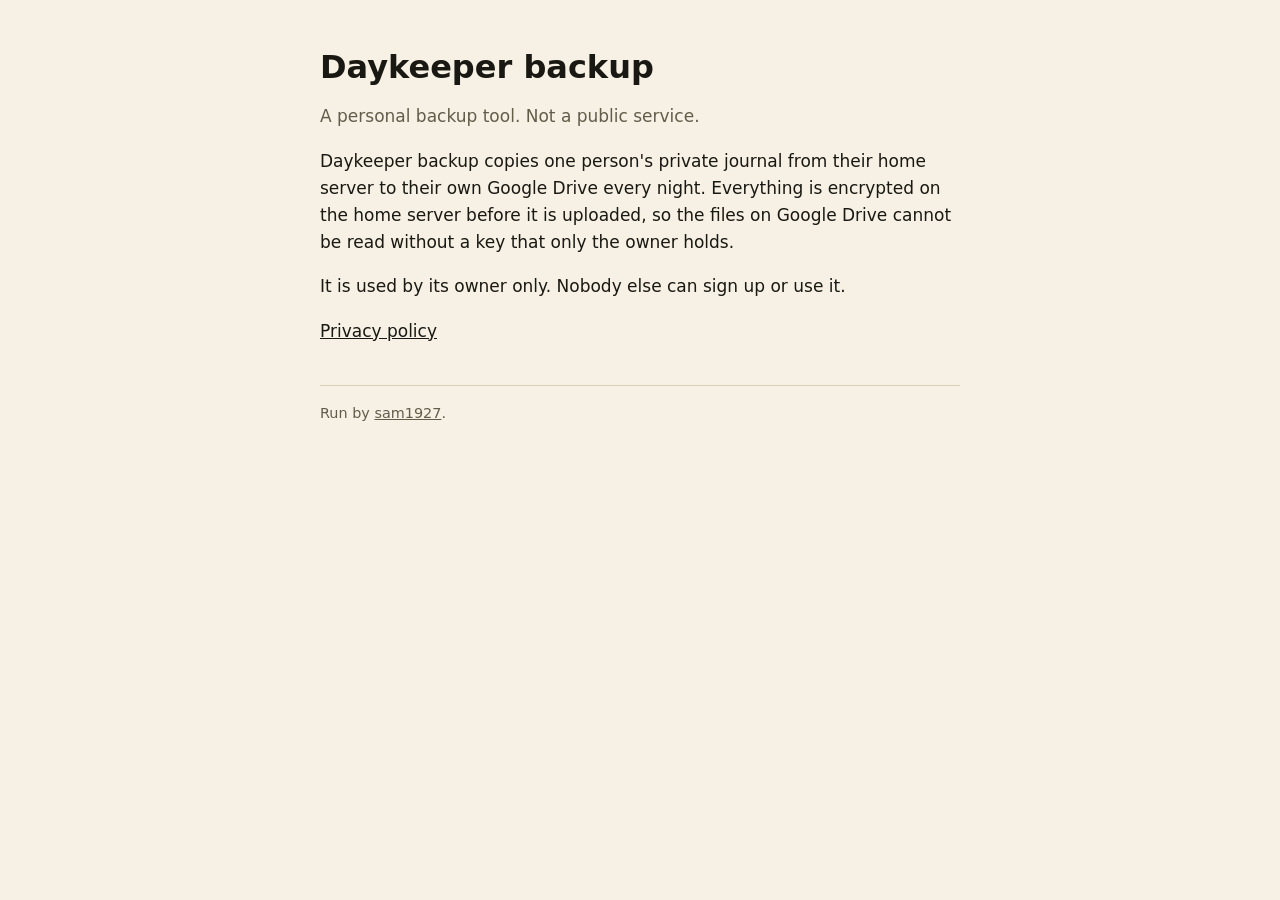
<file: index.html>
<!doctype html>
<html lang="en-GB">
<head>
<meta charset="utf-8">
<meta name="viewport" content="width=device-width, initial-scale=1">
<title>Daykeeper backup</title>
<link rel="stylesheet" href="style.css">
</head>
<body>
<main>
<h1>Daykeeper backup</h1>
<p class="muted">A personal backup tool. Not a public service.</p>
<p>Daykeeper backup copies one person's private journal from their home server to their own Google Drive every night. Everything is encrypted on the home server before it is uploaded, so the files on Google Drive cannot be read without a key that only the owner holds.</p>
<p>It is used by its owner only. Nobody else can sign up or use it.</p>
<p><a href="privacy.html">Privacy policy</a></p>
<footer>Run by <a href="https://github.com/sam1927">sam1927</a>.</footer>
</main>
</body>
</html>
</file>
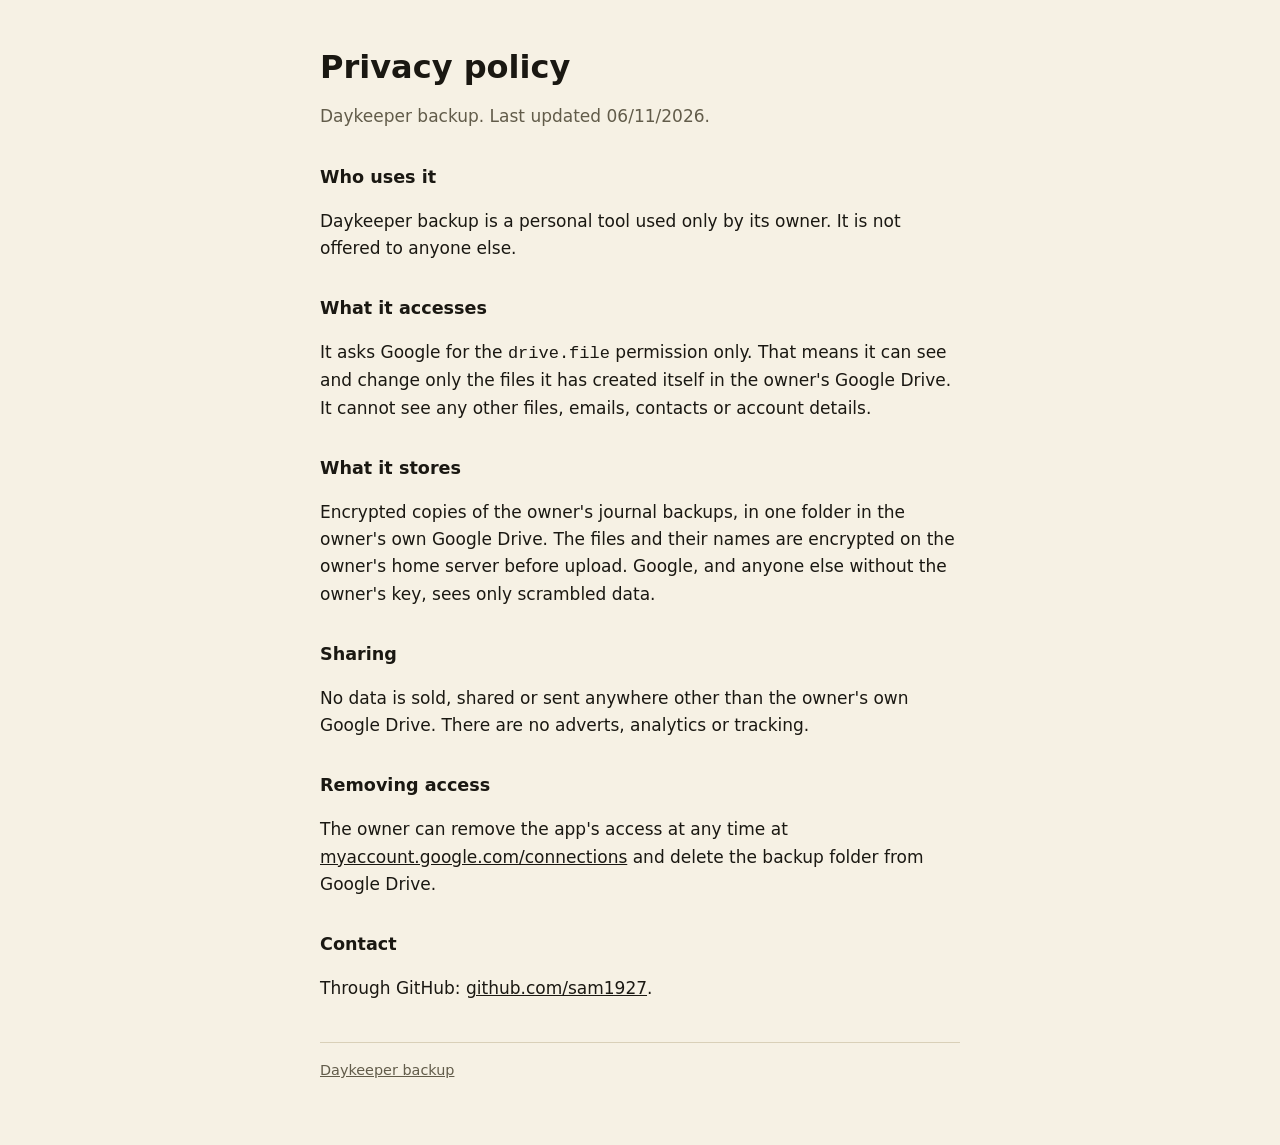
<file: privacy.html>
<!doctype html>
<html lang="en-GB">
<head>
<meta charset="utf-8">
<meta name="viewport" content="width=device-width, initial-scale=1">
<title>Privacy policy</title>
<link rel="stylesheet" href="style.css">
</head>
<body>
<main>
<h1>Privacy policy</h1>
<p class="muted">Daykeeper backup. Last updated 06/11/2026.</p>

<h2>Who uses it</h2>
<p>Daykeeper backup is a personal tool used only by its owner. It is not offered to anyone else.</p>

<h2>What it accesses</h2>
<p>It asks Google for the <code>drive.file</code> permission only. That means it can see and change only the files it has created itself in the owner's Google Drive. It cannot see any other files, emails, contacts or account details.</p>

<h2>What it stores</h2>
<p>Encrypted copies of the owner's journal backups, in one folder in the owner's own Google Drive. The files and their names are encrypted on the owner's home server before upload. Google, and anyone else without the owner's key, sees only scrambled data.</p>

<h2>Sharing</h2>
<p>No data is sold, shared or sent anywhere other than the owner's own Google Drive. There are no adverts, analytics or tracking.</p>

<h2>Removing access</h2>
<p>The owner can remove the app's access at any time at <a href="https://myaccount.google.com/connections">myaccount.google.com/connections</a> and delete the backup folder from Google Drive.</p>

<h2>Contact</h2>
<p>Through GitHub: <a href="https://github.com/sam1927">github.com/sam1927</a>.</p>

<footer><a href="index.html">Daykeeper backup</a></footer>
</main>
</body>
</html>
</file>
<file: style.css>
:root { --bg: #f6f1e4; --text: #1a1812; --muted: #625c4a; --line: #d9d0b8; }
@media (prefers-color-scheme: dark) { :root { --bg: #16140f; --text: #efe6cf; --muted: #a8a18b; --line: #3a3528; } }
body { margin: 0; background: var(--bg); color: var(--text); font: 17px/1.6 system-ui, -apple-system, "Segoe UI", sans-serif; }
main { max-width: 640px; margin: 0 auto; padding: 48px 16px 64px; }
h1 { font-size: 2rem; line-height: 1.2; margin: 0 0 8px; }
h2 { font-size: 1.1rem; margin: 32px 0 8px; }
p, li { color: var(--text); }
.muted { color: var(--muted); }
a { color: inherit; }
footer { margin-top: 40px; padding-top: 16px; border-top: 1px solid var(--line); font-size: 0.9rem; color: var(--muted); }
</file>
